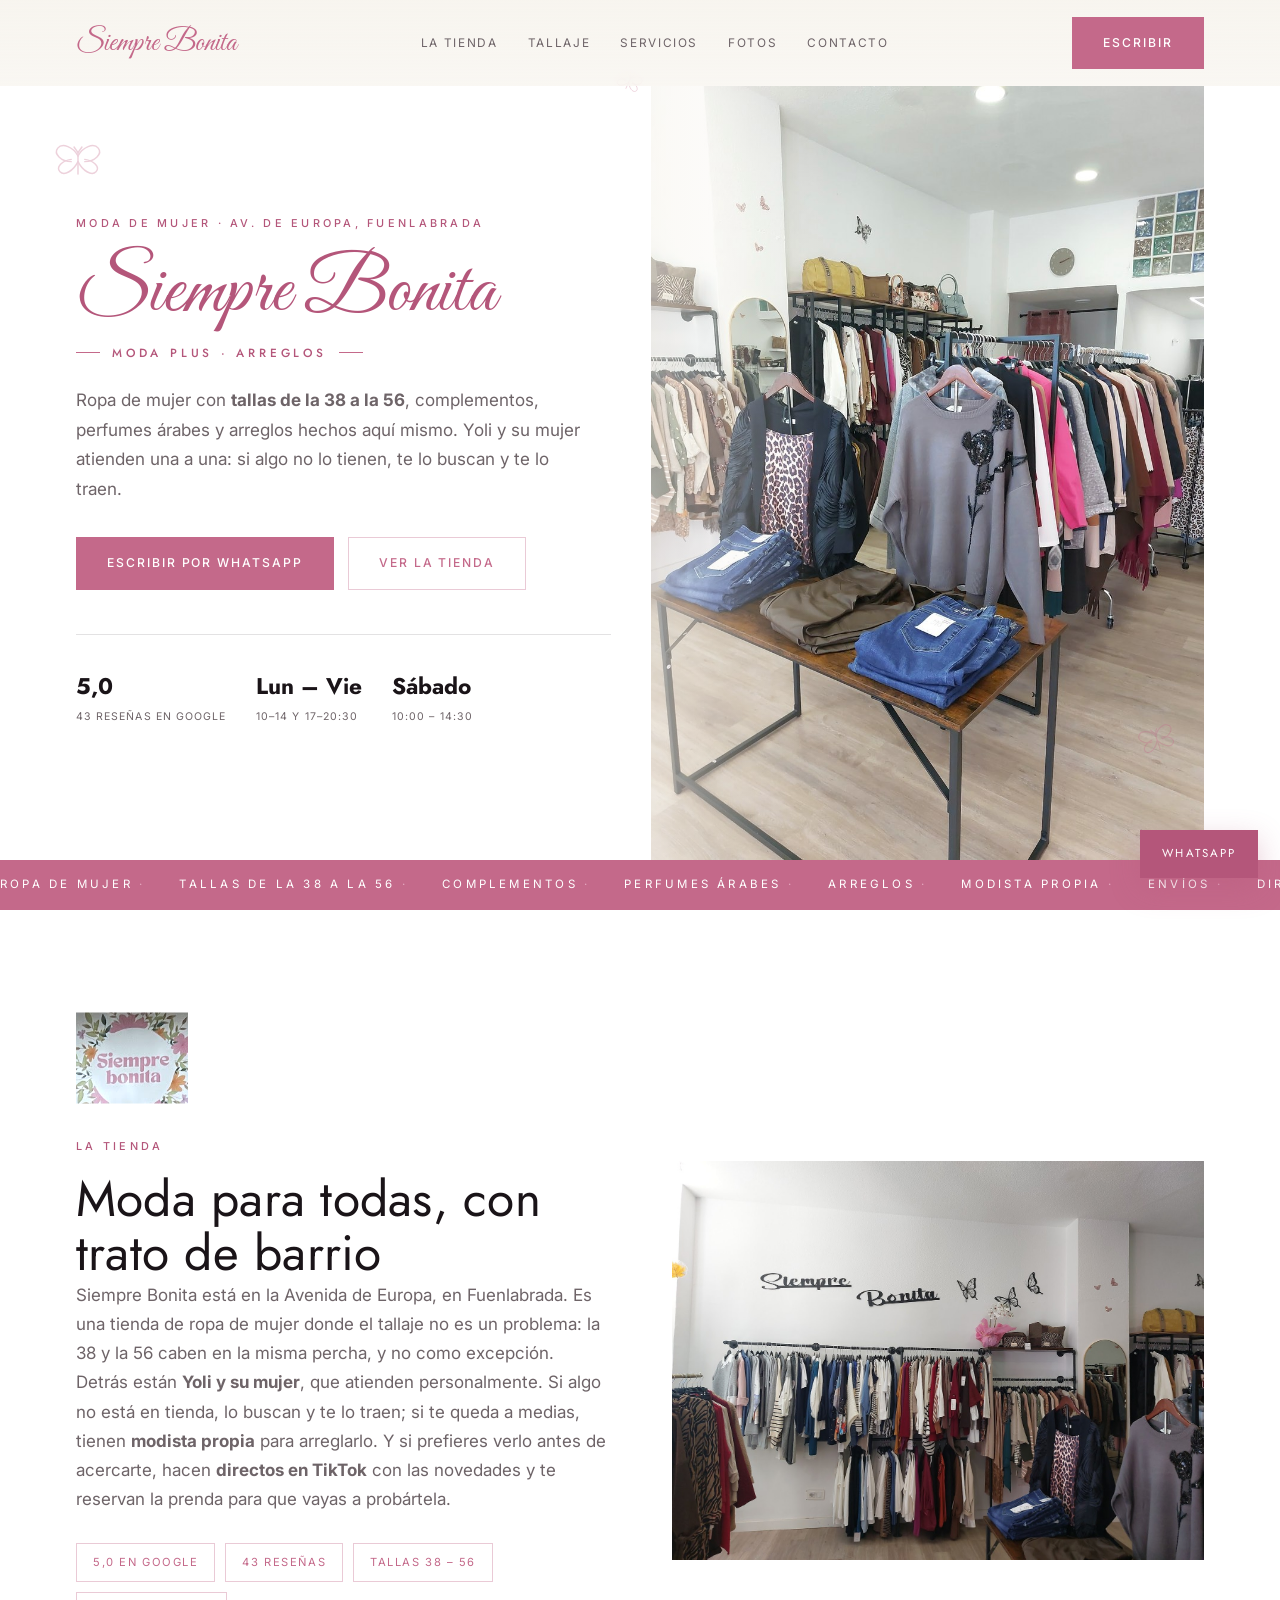
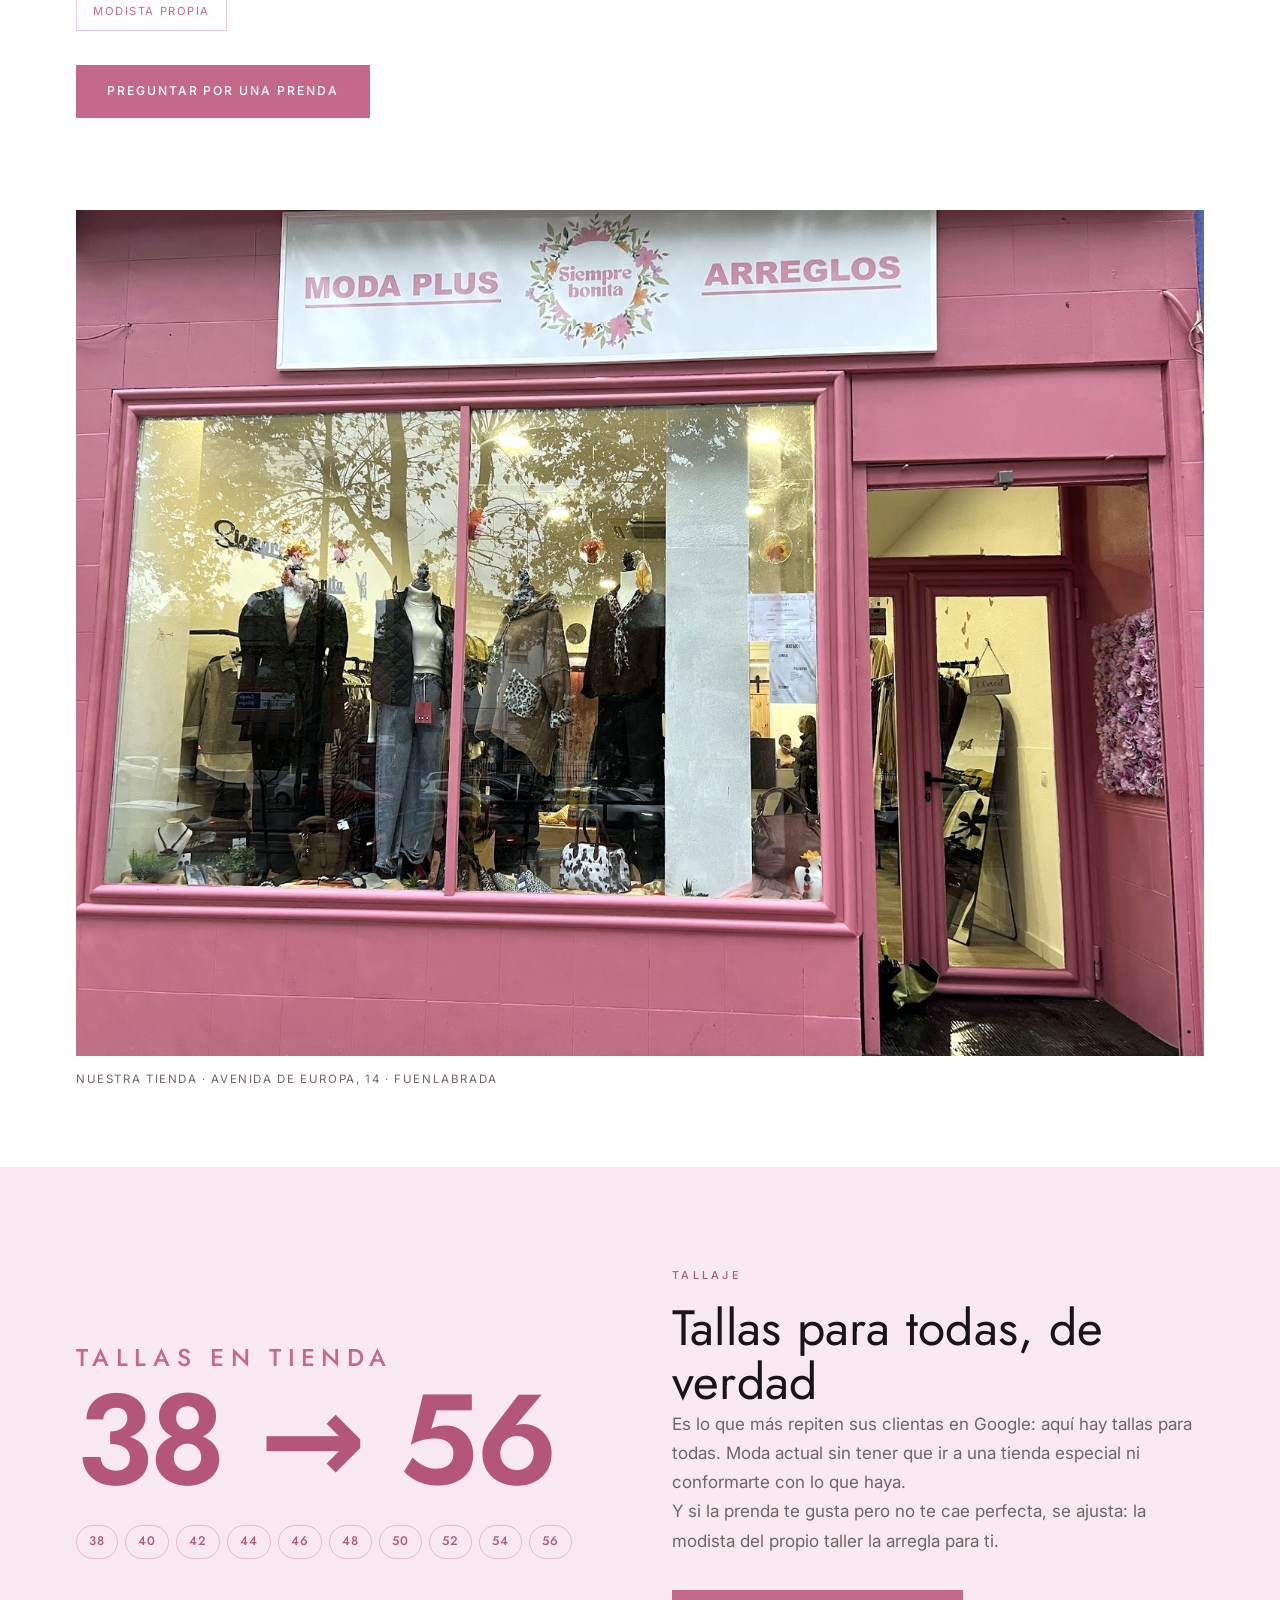
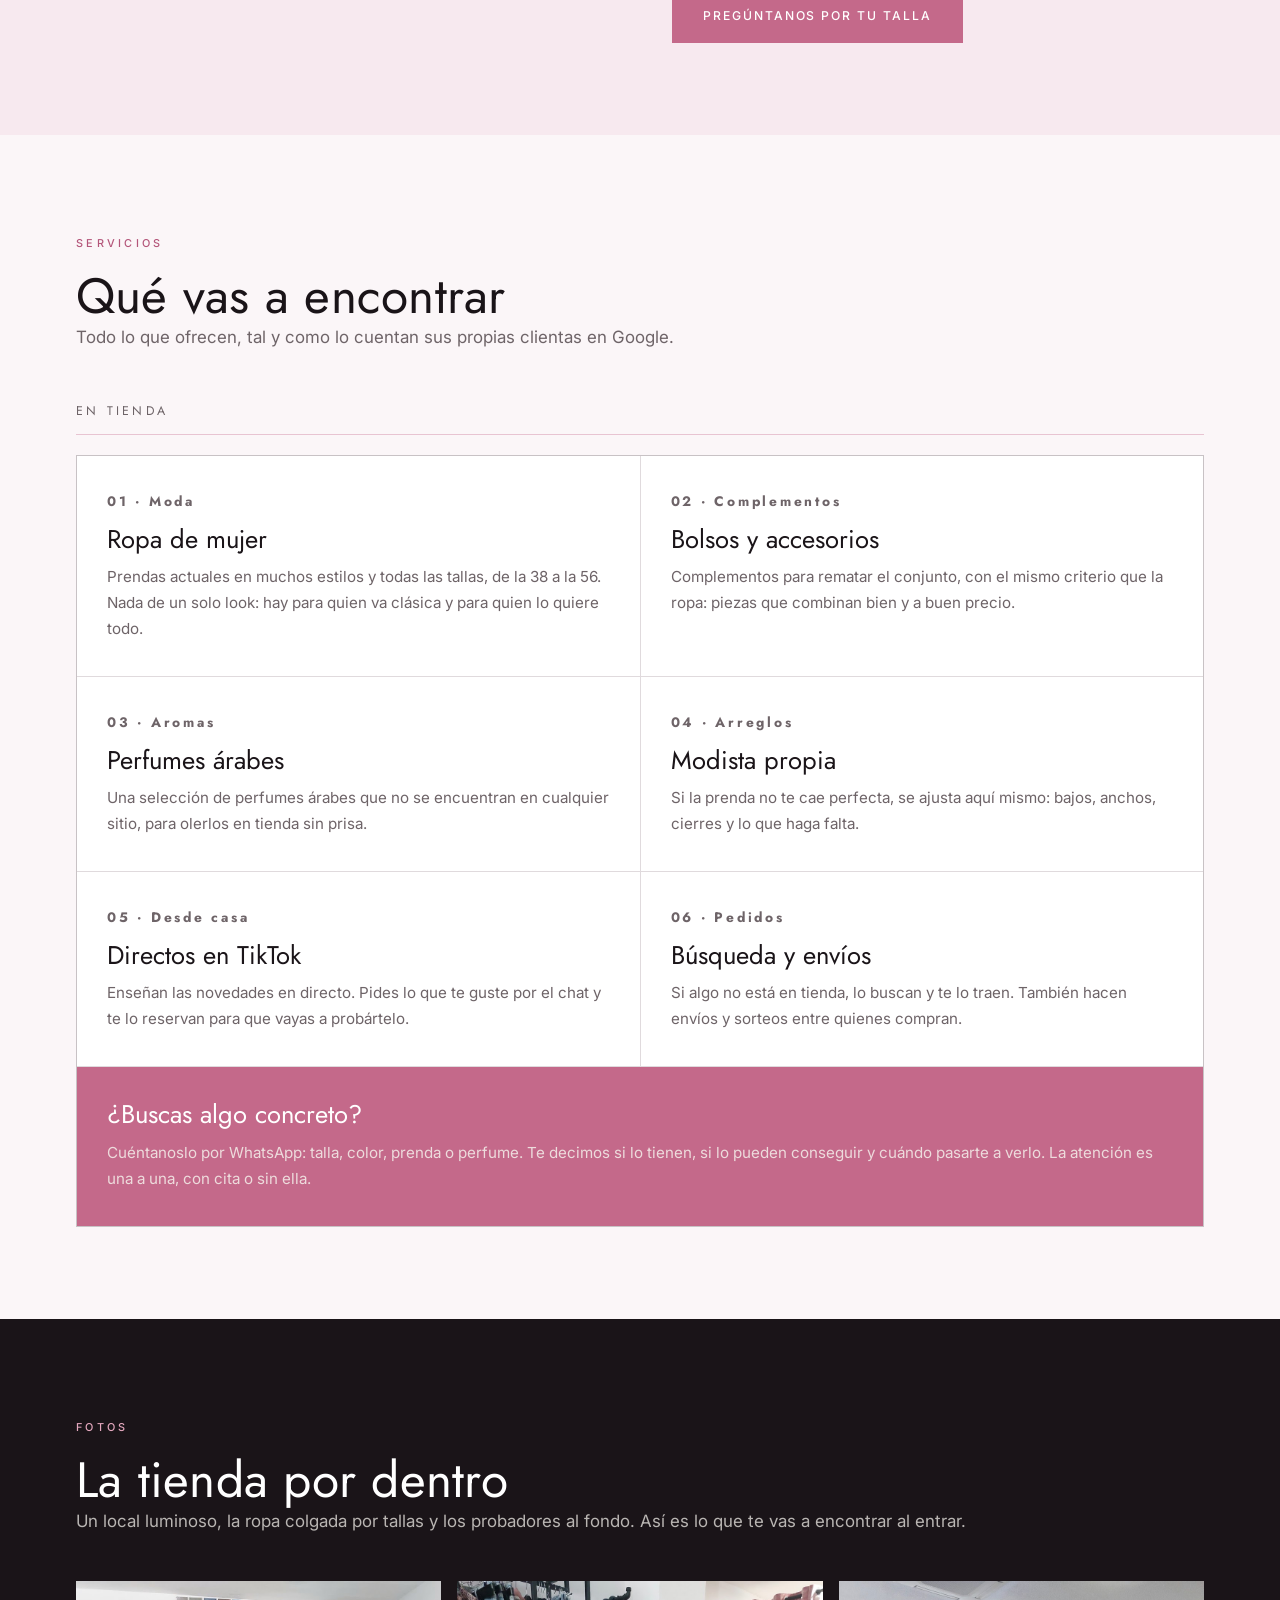
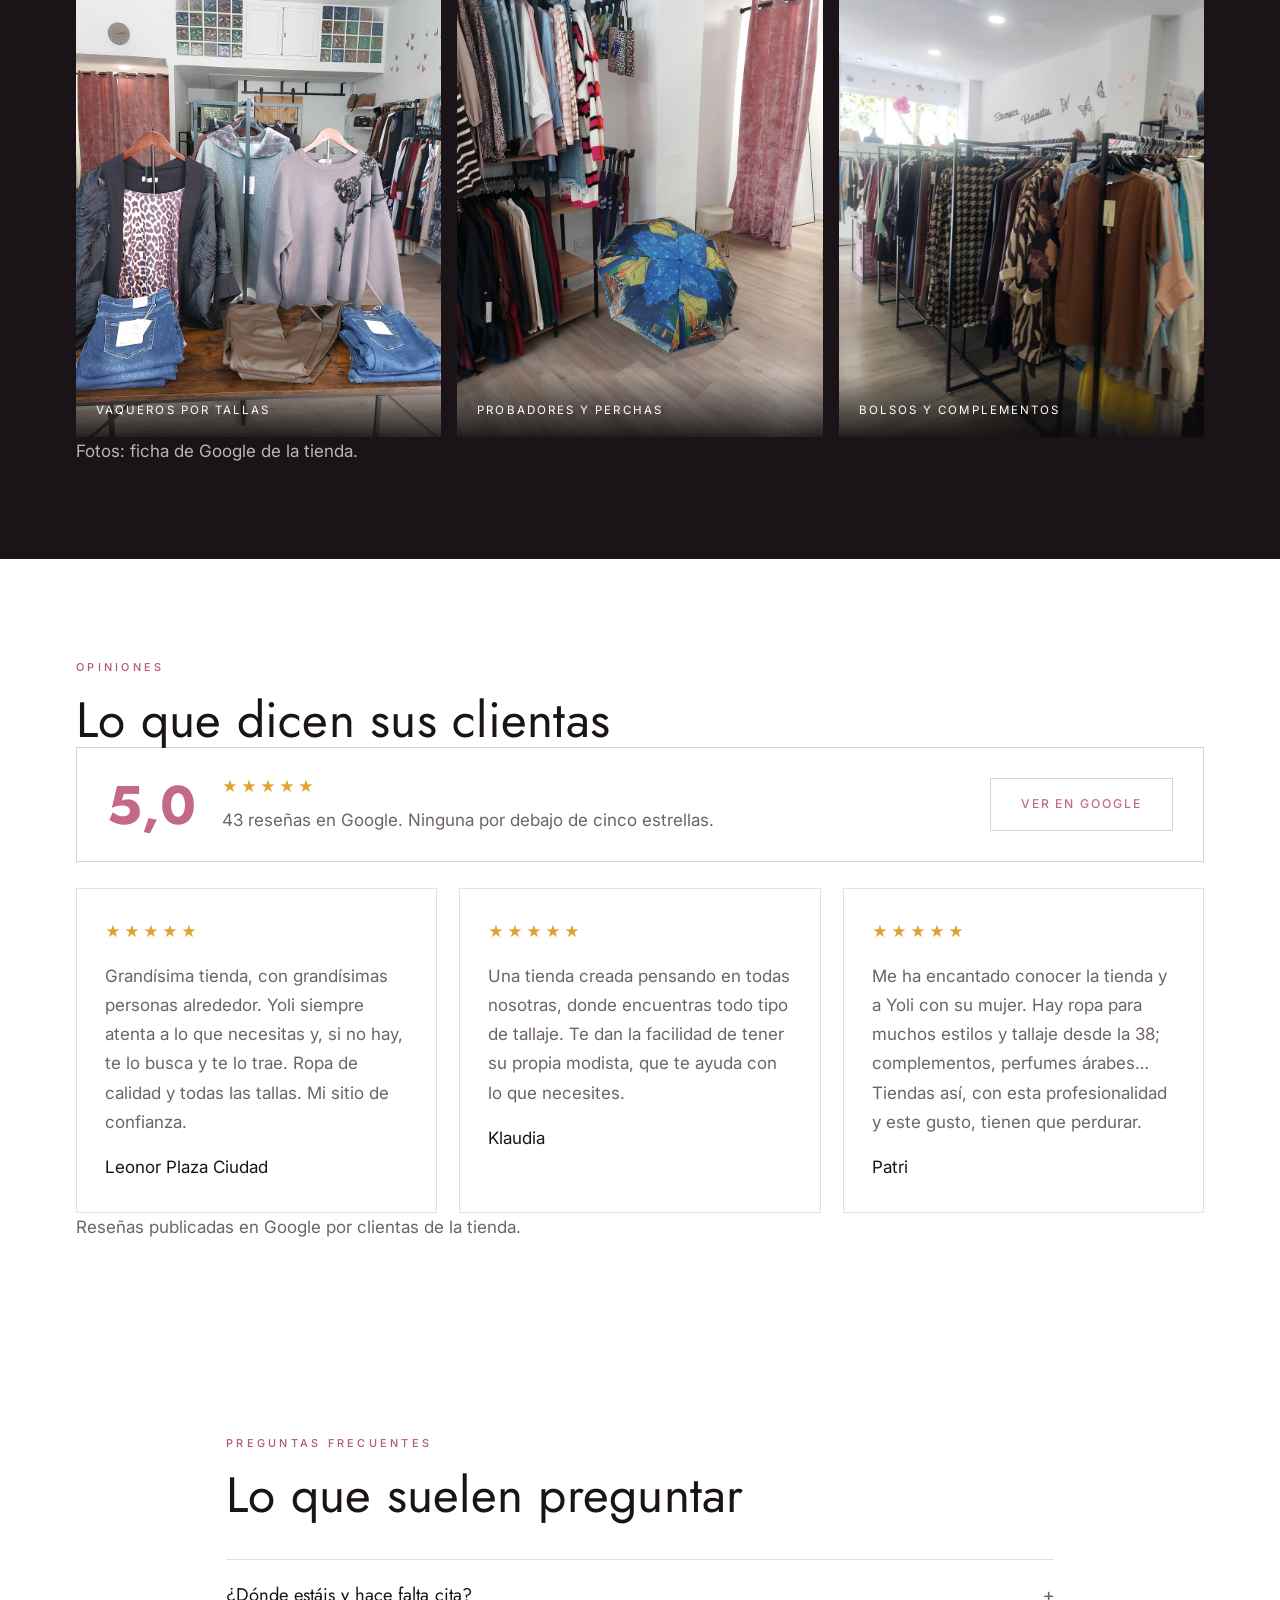
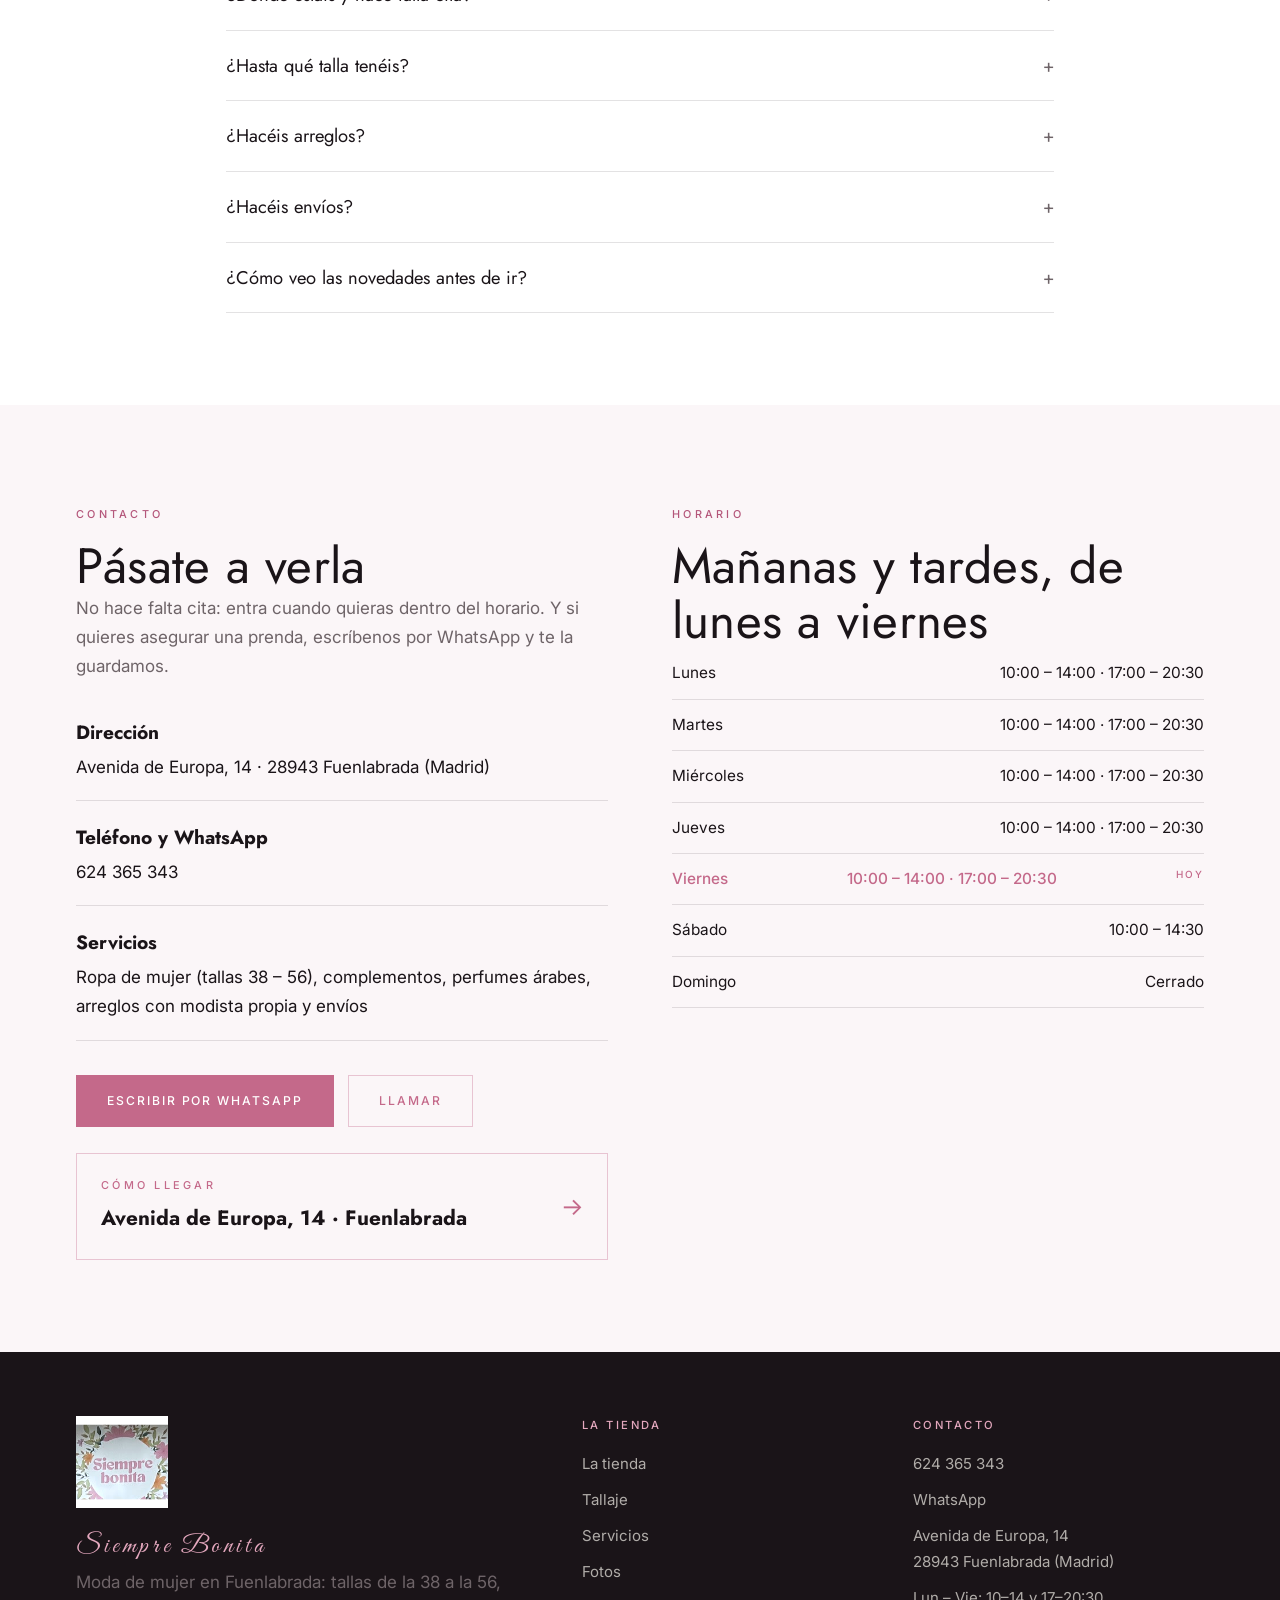
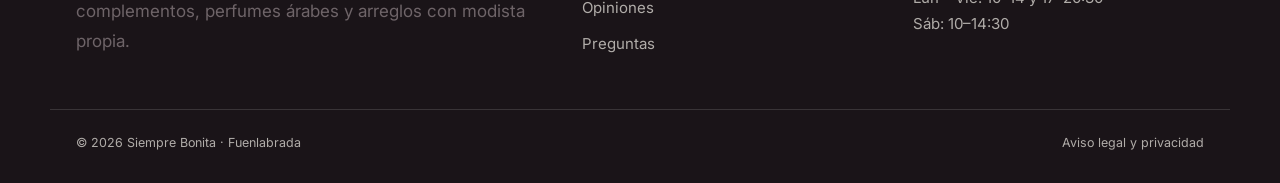
<file: index.html>
<!DOCTYPE html>
<html lang="es">
<head>
<meta charset="utf-8">
<meta name="viewport" content="width=device-width, initial-scale=1, maximum-scale=1, user-scalable=no">
<title>Siempre Bonita — Moda de mujer y arreglos en Fuenlabrada</title>
<meta name="description" content="Tienda de moda de mujer en Fuenlabrada con tallas de la 38 a la 56, complementos, perfumes árabes y arreglos con modista propia. 5,0 en Google con 43 reseñas. 624 365 343.">
<meta name="theme-color" content="#C4698A">
<meta property="og:type" content="website">
<meta property="og:title" content="Siempre Bonita — Moda de mujer en Fuenlabrada">
<meta property="og:description" content="Tallas de la 38 a la 56, complementos, perfumes árabes y arreglos con modista propia. 5,0 en Google.">
<meta property="og:image" content="https://neolabs-clientes.github.io/siempre-bonita/assets/img/og.jpg">
<meta property="og:locale" content="es_ES">
<meta property="og:url" content="https://neolabs-clientes.github.io/siempre-bonita/">
<meta property="og:site_name" content="Siempre Bonita">
<meta name="twitter:card" content="summary_large_image">
<link rel="canonical" href="https://neolabs-clientes.github.io/siempre-bonita/">
<link rel="icon" href="assets/img/icono.png">
<link rel="apple-touch-icon" href="assets/img/apple-touch-icon.png">
<link rel="preconnect" href="https://fonts.googleapis.com">
<link rel="preconnect" href="https://fonts.gstatic.com" crossorigin>
<link href="https://fonts.googleapis.com/css2?family=Jost:wght@400;500;600;700&family=Great+Vibes&family=Inter:wght@400;500;600&display=swap" rel="stylesheet">
<link rel="stylesheet" href="assets/estilo.css">
<script type="application/ld+json">
{
  "@context": "https://schema.org",
  "@type": "ClothingStore",
  "name": "Siempre Bonita",
  "description": "Tienda de moda de mujer en Fuenlabrada: tallas de la 38 a la 56, complementos, perfumes árabes y arreglos con modista propia.",
  "telephone": "+34624365343",
  "url": "https://neolabs-clientes.github.io/siempre-bonita/",
  "address": { "@type": "PostalAddress", "streetAddress": "Avenida de Europa, 14", "postalCode": "28943", "addressLocality": "Fuenlabrada", "addressRegion": "Madrid", "addressCountry": "ES" },
  "aggregateRating": { "@type": "AggregateRating", "ratingValue": "5.0", "reviewCount": "43" },
  "openingHoursSpecification": [
    { "@type": "OpeningHoursSpecification", "dayOfWeek": ["Monday","Tuesday","Wednesday","Thursday","Friday"], "opens": "10:00", "closes": "14:00" },
    { "@type": "OpeningHoursSpecification", "dayOfWeek": ["Monday","Tuesday","Wednesday","Thursday","Friday"], "opens": "17:00", "closes": "20:30" },
    { "@type": "OpeningHoursSpecification", "dayOfWeek": ["Saturday"], "opens": "10:00", "closes": "14:30" }
  ],
  "hasOfferCatalog": {
    "@type": "OfferCatalog",
    "name": "Qué encontrarás",
    "itemListElement": [
      { "@type": "Offer", "itemOffered": { "@type": "Service", "name": "Ropa de mujer" } },
      { "@type": "Offer", "itemOffered": { "@type": "Service", "name": "Complementos y bolsos" } },
      { "@type": "Offer", "itemOffered": { "@type": "Service", "name": "Perfumes árabes" } },
      { "@type": "Offer", "itemOffered": { "@type": "Service", "name": "Arreglos con modista propia" } },
      { "@type": "Offer", "itemOffered": { "@type": "Service", "name": "Envíos a domicilio" } }
    ]
  }
}
</script>
<style>
  .wa-flotante{ position:fixed; right:22px; bottom:22px; z-index:70; background:var(--verde2); color:#fff;
    padding:14px 22px; font-family:var(--disp); font-size:.72rem; letter-spacing:.18em; text-transform:uppercase;
    box-shadow:0 10px 30px rgba(180,86,122,.32); transition:.3s ease }
  .wa-flotante:hover{ background:var(--tinta) }
  @media (max-width:980px){ .wa-flotante{ right:12px; bottom:12px; padding:10px 14px; font-size:.64rem; letter-spacing:.12em } }
</style>
</head>
<body>

<header id="cab">
  <div class="wrap nav">
    <a class="marca" href="#inicio"><i>Siempre Bonita</i></a>
    <nav class="menu">
      <a href="#tienda">La tienda</a>
      <a href="#tallaje">Tallaje</a>
      <a href="#servicios">Servicios</a>
      <a href="#trabajos">Fotos</a>
      <a href="#contacto">Contacto</a>
    </nav>
    <a class="btn btn-rosa" href="https://wa.me/34624365343?text=Hola%2C%20quiero%20preguntar%20por%20una%20prenda" target="_blank" rel="noopener">Escribir</a>
    <button class="burger" id="abrir" aria-label="Abrir menú">&#9776;</button>
  </div>
</header>

<svg width="0" height="0" style="position:absolute" aria-hidden="true">
  <symbol id="mariposa" viewBox="0 0 48 40" fill="none" stroke="currentColor" stroke-width="1.3" stroke-linecap="round">
    <path d="M24 13v19"/>
    <path d="M24 13l-3.5-5M24 13l3.5-5"/>
    <path d="M24 16C20 8 10 4 6 9c-4 5 3 12 12 12"/>
    <path d="M24 21C20 29 12 34 8 30c-4-4 2-10 10-11"/>
    <path d="M24 16c4-8 14-12 18-7 4 5-3 12-12 12"/>
    <path d="M24 21c4 8 12 13 16 9 4-4-2-10-10-11"/>
  </symbol>
</svg>

<section class="hero" id="inicio">
  <div class="mariposas" aria-hidden="true">
    <svg style="left:4%;top:16%;width:54px;height:45px"><use href="#mariposa"/></svg>
    <svg style="left:48%;top:8%;width:30px;height:25px;transform:rotate(24deg)"><use href="#mariposa"/></svg>
    <svg style="right:8%;bottom:12%;width:42px;height:35px;transform:rotate(-18deg)"><use href="#mariposa"/></svg>
  </div>
  <div class="wrap hero-in">
    <div class="hero-txt">
      <span class="caps eyebrow">Moda de mujer · Av. de Europa, Fuenlabrada</span>
      <h1 class="logo-hero"><span class="script">Siempre Bonita</span></h1>
      <span class="kicker">Moda plus · Arreglos</span>
      <p class="lead">Ropa de mujer con <strong>tallas de la 38 a la 56</strong>, complementos, perfumes árabes y arreglos hechos aquí mismo. Yoli y su mujer atienden una a una: si algo no lo tienen, te lo buscan y te lo traen.</p>
      <div class="hero-btn">
        <a class="btn btn-rosa" href="https://wa.me/34624365343?text=Hola%2C%20quiero%20preguntar%20por%20una%20prenda" target="_blank" rel="noopener">Escribir por WhatsApp</a>
        <a class="btn btn-linea" href="#tienda">Ver la tienda</a>
      </div>
      <div class="datos">
        <div><b>5,0</b><span>43 reseñas en Google</span></div>
        <div><b>Lun – Vie</b><span>10–14 y 17–20:30</span></div>
        <div><b>Sábado</b><span>10:00 – 14:30</span></div>
      </div>
    </div>
    <div class="hero-foto">
      <img src="assets/img/hero.jpg" alt="Interior de Siempre Bonita, tienda de moda de mujer en Fuenlabrada" width="960" height="1200">
    </div>
  </div>
</section>

<div class="marquesina" aria-hidden="true">
  <div class="marquesina-in">
    <span>Ropa de mujer <i>·</i></span><span>Tallas de la 38 a la 56 <i>·</i></span><span>Complementos <i>·</i></span><span>Perfumes árabes <i>·</i></span><span>Arreglos <i>·</i></span><span>Modista propia <i>·</i></span><span>Envíos <i>·</i></span><span>Directos en TikTok <i>·</i></span><span>Sorteos <i>·</i></span>
    <span>Ropa de mujer <i>·</i></span><span>Tallas de la 38 a la 56 <i>·</i></span><span>Complementos <i>·</i></span><span>Perfumes árabes <i>·</i></span><span>Arreglos <i>·</i></span><span>Modista propia <i>·</i></span><span>Envíos <i>·</i></span><span>Directos en TikTok <i>·</i></span><span>Sorteos <i>·</i></span>
  </div>
</div>

<section class="pad" id="tienda">
  <div class="wrap dos rv">
    <div>
      <img class="emblema" src="assets/img/emblema.png" alt="Emblema floral de Siempre Bonita" width="160" height="160">
      <span class="caps eyebrow">La tienda</span>
      <h2>Moda para todas, con trato de barrio</h2>
      <p>Siempre Bonita está en la Avenida de Europa, en Fuenlabrada. Es una tienda de ropa de mujer donde el tallaje no es un problema: la 38 y la 56 caben en la misma percha, y no como excepción.</p>
      <p>Detrás están <strong>Yoli y su mujer</strong>, que atienden personalmente. Si algo no está en tienda, lo buscan y te lo traen; si te queda a medias, tienen <strong>modista propia</strong> para arreglarlo. Y si prefieres verlo antes de acercarte, hacen <strong>directos en TikTok</strong> con las novedades y te reservan la prenda para que vayas a probártela.</p>
      <div class="sellos">
        <span class="sello">5,0 en Google</span>
        <span class="sello">43 reseñas</span>
        <span class="sello">Tallas 38 – 56</span>
        <span class="sello">Modista propia</span>
      </div>
      <div class="hero-btn">
        <a class="btn btn-rosa" href="https://wa.me/34624365343?text=Hola%2C%20quiero%20preguntar%20por%20una%20prenda" target="_blank" rel="noopener">Preguntar por una prenda</a>
      </div>
    </div>
    <div>
      <img src="assets/img/tienda.jpg" alt="Interior de la tienda, con la ropa colgada y el rótulo Siempre Bonita en la pared" width="1500" height="1125">
    </div>
  </div>
</section>

<section class="fachada">
  <div class="wrap">
    <figure>
      <img src="assets/img/fachada.jpg" alt="Fachada de Siempre Bonita en la Avenida de Europa, Fuenlabrada" width="1500" height="1125">
      <figcaption>Nuestra tienda · Avenida de Europa, 14 · Fuenlabrada</figcaption>
    </figure>
  </div>
</section>

<section class="pad tallas" id="tallaje">
  <div class="wrap dos rv">
    <div>
      <p class="talla-cifra"><small>Tallas en tienda</small>38 <span>&#8594;</span> 56</p>
      <div class="talla-cinta">
        <b>38</b><b>40</b><b>42</b><b>44</b><b>46</b><b>48</b><b>50</b><b>52</b><b>54</b><b>56</b>
      </div>
    </div>
    <div>
      <span class="caps eyebrow">Tallaje</span>
      <h2>Tallas para todas, de verdad</h2>
      <p>Es lo que más repiten sus clientas en Google: aquí hay tallas para todas. Moda actual sin tener que ir a una tienda especial ni conformarte con lo que haya.</p>
      <p>Y si la prenda te gusta pero no te cae perfecta, se ajusta: la modista del propio taller la arregla para ti.</p>
      <div class="hero-btn">
        <a class="btn btn-rosa" href="https://wa.me/34624365343?text=Hola%2C%20querr%C3%ADa%20saber%20si%20ten%C3%A9is%20mi%20talla" target="_blank" rel="noopener">Pregúntanos por tu talla</a>
      </div>
    </div>
  </div>
</section>

<section class="pad" id="servicios">
  <div class="wrap">
    <span class="caps eyebrow">Servicios</span>
    <h2>Qué vas a encontrar</h2>
    <p class="lead">Todo lo que ofrecen, tal y como lo cuentan sus propias clientas en Google.</p>
    <p class="grupo">En tienda</p>
    <div class="serv-grid rv">
      <div class="serv">
        <b>01 · Moda</b>
        <h3>Ropa de mujer</h3>
        <p>Prendas actuales en muchos estilos y todas las tallas, de la 38 a la 56. Nada de un solo look: hay para quien va clásica y para quien lo quiere todo.</p>
      </div>
      <div class="serv">
        <b>02 · Complementos</b>
        <h3>Bolsos y accesorios</h3>
        <p>Complementos para rematar el conjunto, con el mismo criterio que la ropa: piezas que combinan bien y a buen precio.</p>
      </div>
      <div class="serv">
        <b>03 · Aromas</b>
        <h3>Perfumes árabes</h3>
        <p>Una selección de perfumes árabes que no se encuentran en cualquier sitio, para olerlos en tienda sin prisa.</p>
      </div>
      <div class="serv">
        <b>04 · Arreglos</b>
        <h3>Modista propia</h3>
        <p>Si la prenda no te cae perfecta, se ajusta aquí mismo: bajos, anchos, cierres y lo que haga falta.</p>
      </div>
      <div class="serv">
        <b>05 · Desde casa</b>
        <h3>Directos en TikTok</h3>
        <p>Enseñan las novedades en directo. Pides lo que te guste por el chat y te lo reservan para que vayas a probártelo.</p>
      </div>
      <div class="serv">
        <b>06 · Pedidos</b>
        <h3>Búsqueda y envíos</h3>
        <p>Si algo no está en tienda, lo buscan y te lo traen. También hacen envíos y sorteos entre quienes compran.</p>
      </div>
      <div class="serv nota">
        <h3>¿Buscas algo concreto?</h3>
        <p>Cuéntanoslo por WhatsApp: talla, color, prenda o perfume. Te decimos si lo tienen, si lo pueden conseguir y cuándo pasarte a verlo. La atención es una a una, con cita o sin ella.</p>
      </div>
    </div>
  </div>
</section>

<section class="pad" id="trabajos">
  <div class="wrap">
    <span class="caps eyebrow">Fotos</span>
    <h2>La tienda por dentro</h2>
    <p class="lead">Un local luminoso, la ropa colgada por tallas y los probadores al fondo. Así es lo que te vas a encontrar al entrar.</p>
    <div class="galeria rv">
      <figure>
        <img src="assets/img/trabajo1.jpg" alt="Mesa con vaqueros doblados por tallas en Siempre Bonita" width="960" height="1200">
        <figcaption>Vaqueros por tallas</figcaption>
      </figure>
      <figure>
        <img src="assets/img/trabajo2.jpg" alt="Perchas con prendas y probadores del interior de la tienda" width="1000" height="1250">
        <figcaption>Probadores y perchas</figcaption>
      </figure>
      <figure>
        <img src="assets/img/trabajo3.jpg" alt="Estanterías con bolsos y complementos en la tienda" width="1000" height="1250">
        <figcaption>Bolsos y complementos</figcaption>
      </figure>
    </div>
    <p class="pie-fotos">Fotos: ficha de Google de la tienda.</p>
  </div>
</section>

<section class="pad" id="resenas">
  <div class="wrap">
    <span class="caps eyebrow">Opiniones</span>
    <h2>Lo que dicen sus clientas</h2>
    <div class="nota-global rv">
      <b>5,0</b>
      <div>
        <div class="estrellas">★★★★★</div>
        <p style="margin:6px 0 0">43 reseñas en Google. Ninguna por debajo de cinco estrellas.</p>
      </div>
      <a class="btn btn-linea" href="https://www.google.com/maps/search/?api=1&amp;query=Siempre+Bonita+Fuenlabrada" target="_blank" rel="noopener" style="margin-left:auto">Ver en Google</a>
    </div>
    <div class="resenas-grid rv">
      <figure class="resena">
        <div class="estrellas">★★★★★</div>
        <p>Grandísima tienda, con grandísimas personas alrededor. Yoli siempre atenta a lo que necesitas y, si no hay, te lo busca y te lo trae. Ropa de calidad y todas las tallas. Mi sitio de confianza.</p>
        <figcaption>Leonor Plaza Ciudad</figcaption>
      </figure>
      <figure class="resena">
        <div class="estrellas">★★★★★</div>
        <p>Una tienda creada pensando en todas nosotras, donde encuentras todo tipo de tallaje. Te dan la facilidad de tener su propia modista, que te ayuda con lo que necesites.</p>
        <figcaption>Klaudia</figcaption>
      </figure>
      <figure class="resena">
        <div class="estrellas">★★★★★</div>
        <p>Me ha encantado conocer la tienda y a Yoli con su mujer. Hay ropa para muchos estilos y tallaje desde la 38; complementos, perfumes árabes… Tiendas así, con esta profesionalidad y este gusto, tienen que perdurar.</p>
        <figcaption>Patri</figcaption>
      </figure>
    </div>
    <p class="pie-fotos">Reseñas publicadas en Google por clientas de la tienda.</p>
  </div>
</section>

<section class="pad" id="faq">
  <div class="wrap" style="max-width:880px">
    <span class="caps eyebrow">Preguntas frecuentes</span>
    <h2>Lo que suelen preguntar</h2>
    <div class="faq rv">
      <details>
        <summary>¿Dónde estáis y hace falta cita?</summary>
        <p>En la Avenida de Europa, 14, en Fuenlabrada: el escaparate rosa se ve desde la calle. No hace falta cita, puedes entrar dentro del horario. Si quieres que te guardemos una prenda, escríbenos antes por WhatsApp.</p>
      </details>
      <details>
        <summary>¿Hasta qué talla tenéis?</summary>
        <p>Desde la 38 hasta la 56. Y si en una prenda concreta no está tu talla, se busca y te la consiguen.</p>
      </details>
      <details>
        <summary>¿Hacéis arreglos?</summary>
        <p>Sí. La tienda tiene modista propia: si la prenda no te cae perfecta, se ajusta aquí mismo.</p>
      </details>
      <details>
        <summary>¿Hacéis envíos?</summary>
        <p>Sí, hacen envíos. Cuéntanos qué necesitas por WhatsApp y te decimos cómo.</p>
      </details>
      <details>
        <summary>¿Cómo veo las novedades antes de ir?</summary>
        <p>En los directos de TikTok, donde van enseñando lo que llega. Lo que te guste se reserva para que vayas a probártelo a la tienda.</p>
      </details>
    </div>
  </div>
</section>

<section class="pad" id="contacto">
  <div class="wrap contacto-grid">
    <div class="rv">
      <span class="caps eyebrow">Contacto</span>
      <h2>Pásate a verla</h2>
      <p>No hace falta cita: entra cuando quieras dentro del horario. Y si quieres asegurar una prenda, escríbenos por WhatsApp y te la guardamos.</p>
      <ul class="lista-datos">
        <li>
          <b>Dirección</b>
          <a href="https://www.google.com/maps/search/?api=1&amp;query=Siempre+Bonita+Fuenlabrada" target="_blank" rel="noopener">Avenida de Europa, 14 · 28943 Fuenlabrada (Madrid)</a>
        </li>
        <li>
          <b>Teléfono y WhatsApp</b>
          <a href="tel:+34624365343">624 365 343</a>
        </li>
        <li>
          <b>Servicios</b>
          <span>Ropa de mujer (tallas 38 – 56), complementos, perfumes árabes, arreglos con modista propia y envíos</span>
        </li>
      </ul>
      <div class="hero-btn">
        <a class="btn btn-rosa" href="https://wa.me/34624365343?text=Hola%2C%20quiero%20preguntar%20por%20una%20prenda" target="_blank" rel="noopener">Escribir por WhatsApp</a>
        <a class="btn btn-linea" href="tel:+34624365343">Llamar</a>
      </div>
      <a class="ir-mapa" href="https://www.google.com/maps/search/?api=1&amp;query=Siempre+Bonita+Fuenlabrada" target="_blank" rel="noopener">
        <span class="caps">Cómo llegar</span>
        <b>Avenida de Europa, 14 · Fuenlabrada</b>
        <i>&#8594;</i>
      </a>
    </div>
    <div class="rv">
      <span class="caps eyebrow">Horario</span>
      <h2>Mañanas y tardes, de lunes a viernes</h2>
      <div class="horario" id="horario">
        <div class="fila" data-dia="1"><span>Lunes</span><span>10:00 – 14:00 · 17:00 – 20:30</span></div>
        <div class="fila" data-dia="2"><span>Martes</span><span>10:00 – 14:00 · 17:00 – 20:30</span></div>
        <div class="fila" data-dia="3"><span>Miércoles</span><span>10:00 – 14:00 · 17:00 – 20:30</span></div>
        <div class="fila" data-dia="4"><span>Jueves</span><span>10:00 – 14:00 · 17:00 – 20:30</span></div>
        <div class="fila" data-dia="5"><span>Viernes</span><span>10:00 – 14:00 · 17:00 – 20:30</span></div>
        <div class="fila" data-dia="6"><span>Sábado</span><span>10:00 – 14:30</span></div>
        <div class="fila" data-dia="0"><span>Domingo</span><span>Cerrado</span></div>
      </div>
    </div>
  </div>
</section>

<footer class="pie">
  <div class="wrap pie-in">
    <div>
      <img class="emblema" style="width:92px" src="assets/img/emblema.png" alt="Emblema de Siempre Bonita" width="160" height="160">
      <b><span class="script">Siempre Bonita</span></b>
      <p>Moda de mujer en Fuenlabrada: tallas de la 38 a la 56, complementos, perfumes árabes y arreglos con modista propia.</p>
    </div>
    <div>
      <h4>La tienda</h4>
      <ul>
        <li><a href="#tienda">La tienda</a></li>
        <li><a href="#tallaje">Tallaje</a></li>
        <li><a href="#servicios">Servicios</a></li>
        <li><a href="#trabajos">Fotos</a></li>
        <li><a href="#resenas">Opiniones</a></li>
        <li><a href="#faq">Preguntas</a></li>
      </ul>
    </div>
    <div>
      <h4>Contacto</h4>
      <ul>
        <li><a href="tel:+34624365343">624 365 343</a></li>
        <li><a href="https://wa.me/34624365343?text=Hola%2C%20quiero%20preguntar%20por%20una%20prenda" target="_blank" rel="noopener">WhatsApp</a></li>
        <li>Avenida de Europa, 14<br>28943 Fuenlabrada (Madrid)</li>
        <li>Lun – Vie: 10–14 y 17–20:30<br>Sáb: 10–14:30</li>
      </ul>
    </div>
  </div>
  <div class="wrap pie-abajo">
    <span>&copy; <span id="ano">2026</span> Siempre Bonita · Fuenlabrada</span>
    <span><a href="legal.html">Aviso legal y privacidad</a></span>
  </div>
</footer>

<div id="menu-movil">
  <button class="cerrar" id="cerrar" aria-label="Cerrar menú">&times;</button>
  <a href="#tienda">La tienda</a>
  <a href="#tallaje">Tallaje</a>
  <a href="#servicios">Servicios</a>
  <a href="#trabajos">Fotos</a>
  <a href="#resenas">Opiniones</a>
  <a href="#faq">Preguntas</a>
  <a href="#contacto">Contacto</a>
  <a class="btn btn-rosa" href="https://wa.me/34624365343?text=Hola%2C%20quiero%20preguntar%20por%20una%20prenda" target="_blank" rel="noopener">Escribir por WhatsApp</a>
</div>

<a class="wa-flotante" href="https://wa.me/34624365343?text=Hola%2C%20quiero%20preguntar%20por%20una%20prenda" target="_blank" rel="noopener">WhatsApp</a>

<script>
  const cab = document.getElementById('cab');
  const pintar = () => cab.classList.toggle('fijo', window.scrollY > 30);
  pintar(); addEventListener('scroll', pintar, {passive:true});

  const menu = document.getElementById('menu-movil');
  document.getElementById('abrir').onclick = () => menu.classList.add('abierto');
  document.getElementById('cerrar').onclick = () => menu.classList.remove('abierto');
  menu.querySelectorAll('a').forEach(a => a.onclick = () => menu.classList.remove('abierto'));

  const ver = new IntersectionObserver((entradas) => {
    entradas.forEach(e => { if (e.isIntersecting) { e.target.classList.add('visto'); ver.unobserve(e.target); } });
  }, {threshold:.12});
  document.querySelectorAll('.rv').forEach(el => ver.observe(el));

  const hoy = document.querySelector('#horario .fila[data-dia="' + new Date().getDay() + '"]');
  if (hoy) hoy.classList.add('hoy');
  document.getElementById('ano').textContent = new Date().getFullYear();
</script>

</body>
</html>
</file>
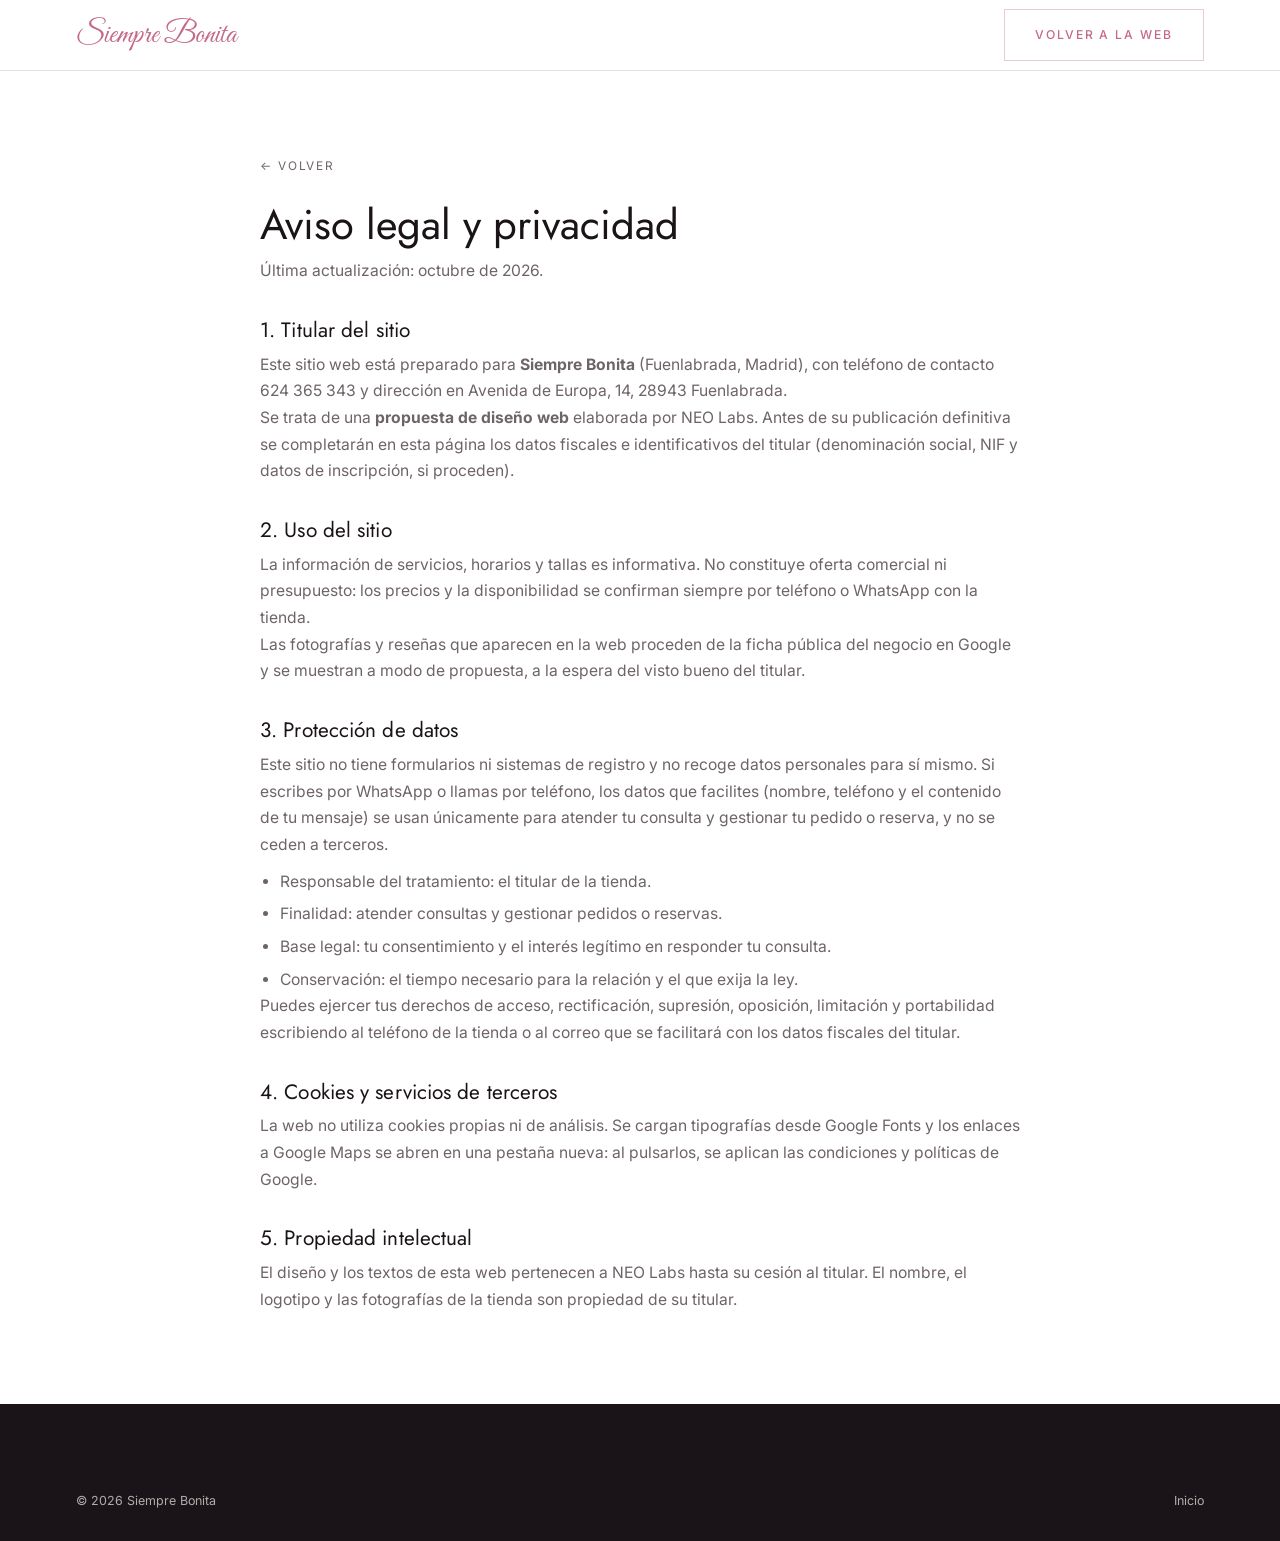
<file: legal.html>
<!DOCTYPE html>
<html lang="es">
<head>
<meta charset="utf-8">
<meta name="viewport" content="width=device-width, initial-scale=1, maximum-scale=1, user-scalable=no">
<title>Aviso legal y privacidad — Siempre Bonita</title>
<meta name="robots" content="noindex, follow">
<link rel="preconnect" href="https://fonts.googleapis.com">
<link rel="preconnect" href="https://fonts.gstatic.com" crossorigin>
<link href="https://fonts.googleapis.com/css2?family=Jost:wght@400;500;600&family=Great+Vibes&family=Inter:wght@400;500&display=swap" rel="stylesheet">
<link rel="icon" href="assets/img/icono.png">
<link rel="stylesheet" href="assets/estilo.css">
<style>
  .legal{ max-width:760px; margin:0 auto; padding:150px 0 90px }
  .legal h1{ font-size:clamp(1.9rem,3.4vw,2.6rem); margin-bottom:10px }
  .legal h2{ font-size:1.3rem; margin:34px 0 10px }
  .legal p, .legal li{ font-size:.98rem; line-height:1.7; color:var(--gris) }
  .legal ul{ padding-left:20px; display:grid; gap:6px; margin-top:10px }
  .legal .volver{ display:inline-block; margin-bottom:26px; font-size:.74rem; letter-spacing:.16em; text-transform:uppercase; color:var(--gris) }
</style>
</head>
<body>
<header id="cab" class="fijo">
  <div class="wrap nav">
    <a class="marca" href="index.html"><i>Siempre Bonita</i></a>
    <a class="btn btn-linea" href="index.html">Volver a la web</a>
  </div>
</header>

<main class="wrap legal">
  <a class="volver" href="index.html">&#8592; Volver</a>
  <h1>Aviso legal y privacidad</h1>
  <p>Última actualización: octubre de 2026.</p>

  <h2>1. Titular del sitio</h2>
  <p>Este sitio web está preparado para <strong>Siempre Bonita</strong> (Fuenlabrada, Madrid), con teléfono de contacto 624 365 343 y dirección en Avenida de Europa, 14, 28943 Fuenlabrada.</p>
  <p>Se trata de una <strong>propuesta de diseño web</strong> elaborada por NEO Labs. Antes de su publicación definitiva se completarán en esta página los datos fiscales e identificativos del titular (denominación social, NIF y datos de inscripción, si proceden).</p>

  <h2>2. Uso del sitio</h2>
  <p>La información de servicios, horarios y tallas es informativa. No constituye oferta comercial ni presupuesto: los precios y la disponibilidad se confirman siempre por teléfono o WhatsApp con la tienda.</p>
  <p>Las fotografías y reseñas que aparecen en la web proceden de la ficha pública del negocio en Google y se muestran a modo de propuesta, a la espera del visto bueno del titular.</p>

  <h2>3. Protección de datos</h2>
  <p>Este sitio no tiene formularios ni sistemas de registro y no recoge datos personales para sí mismo. Si escribes por WhatsApp o llamas por teléfono, los datos que facilites (nombre, teléfono y el contenido de tu mensaje) se usan únicamente para atender tu consulta y gestionar tu pedido o reserva, y no se ceden a terceros.</p>
  <ul>
    <li>Responsable del tratamiento: el titular de la tienda.</li>
    <li>Finalidad: atender consultas y gestionar pedidos o reservas.</li>
    <li>Base legal: tu consentimiento y el interés legítimo en responder tu consulta.</li>
    <li>Conservación: el tiempo necesario para la relación y el que exija la ley.</li>
  </ul>
  <p>Puedes ejercer tus derechos de acceso, rectificación, supresión, oposición, limitación y portabilidad escribiendo al teléfono de la tienda o al correo que se facilitará con los datos fiscales del titular.</p>

  <h2>4. Cookies y servicios de terceros</h2>
  <p>La web no utiliza cookies propias ni de análisis. Se cargan tipografías desde Google Fonts y los enlaces a Google Maps se abren en una pestaña nueva: al pulsarlos, se aplican las condiciones y políticas de Google.</p>

  <h2>5. Propiedad intelectual</h2>
  <p>El diseño y los textos de esta web pertenecen a NEO Labs hasta su cesión al titular. El nombre, el logotipo y las fotografías de la tienda son propiedad de su titular.</p>
</main>

<footer class="pie">
  <div class="wrap pie-abajo" style="border-top:0; margin-top:0">
    <span>&copy; <span id="ano">2026</span> Siempre Bonita</span>
    <span><a href="index.html">Inicio</a></span>
  </div>
</footer>
<script>document.getElementById('ano').textContent = new Date().getFullYear();</script>
</body>
</html>
</file>
<file: assets/estilo.css>
/* Siempre Bonita — base, tipografía, cabecera */
*, *::before, *::after { box-sizing: border-box; margin: 0; padding: 0 }

:root{
  --tinta:#1A1418;
  --crema:#FFFFFF;
  --crema2:#FBF6F8;
  --verde:#C4698A;
  --verde2:#B4567A;
  --lima:#E4A8BE;
  --rosa:#F7E9EF;
  --rosa2:#C4698A;
  --oro:#E0A32E;
  --gris:#6E6468;
  --linea:rgba(26,20,24,.12);
  --linea-v:rgba(196,105,138,.35);
  --disp:'Jost', 'Futura', system-ui, sans-serif;
  --script:'Great Vibes', cursive;
  --body:'Inter', system-ui, -apple-system, sans-serif;
}
html{ scroll-behavior:smooth }
body{
  font-family:var(--body); color:var(--tinta); background:var(--crema);
  font-size:17px; line-height:1.72; -webkit-font-smoothing:antialiased; overflow-x:hidden;
}
img{ max-width:100%; height:auto; display:block }
a{ color:inherit; text-decoration:none }
.wrap{ width:100%; max-width:1180px; margin:0 auto; padding:0 26px }
.pad{ padding:clamp(62px,7.2vw,102px) 0 }

h1,h2,h3{ font-family:var(--disp); font-weight:400; line-height:1.1 }
h2{ font-size:clamp(2rem,4vw,3.1rem); letter-spacing:.005em }
h3{ font-size:clamp(1.25rem,2vw,1.6rem) }
p{ color:var(--gris) }
.lead{ font-size:1.06rem }

.caps{ font-size:.68rem; letter-spacing:.3em; text-transform:uppercase; font-weight:500 }
.eyebrow{ display:inline-block; color:var(--verde2); margin-bottom:16px }
.script{ font-family:var(--script); font-weight:400; color:var(--rosa2) }
.oro{ color:var(--oro) }

/* ---------- botones ---------- */
.btn{
  display:inline-flex; align-items:center; gap:10px; padding:15px 30px;
  font-size:.76rem; letter-spacing:.16em; text-transform:uppercase; font-weight:500;
  border:1px solid transparent; transition:.3s ease; cursor:pointer;
}
.btn-rosa{ background:var(--rosa2); color:#fff }
.btn-rosa:hover{ background:var(--verde2) }
.btn-linea{ border-color:var(--linea-v); color:var(--verde) }
.btn-linea:hover{ background:var(--verde); color:#fff; border-color:var(--verde) }
.btn-blanco{ background:var(--crema); color:var(--tinta) }
.btn-blanco:hover{ background:var(--rosa) }

/* ---------- cabecera ---------- */
#cab{
  position:fixed; top:0; left:0; right:0; z-index:60; transition:.35s ease;
  background:linear-gradient(180deg, rgba(247,244,238,.94), rgba(247,244,238,.72));
  backdrop-filter:blur(8px);
}
#cab.fijo{ background:var(--crema); box-shadow:0 1px 0 var(--linea) }
.nav{ display:flex; align-items:center; justify-content:space-between; height:86px }
#cab.fijo .nav{ height:70px }
.marca{ display:flex; align-items:baseline; gap:12px }
.marca b{ font-family:var(--disp); font-size:1.5rem; letter-spacing:.16em; text-transform:uppercase }
.marca i{ font-family:var(--script); font-style:normal; font-size:1.5rem; color:var(--rosa2) }
.menu{ display:flex; gap:30px }
.menu a{ font-size:.74rem; letter-spacing:.14em; text-transform:uppercase; color:var(--gris); transition:.25s }
.menu a:hover{ color:var(--verde) }
.burger{ display:none; background:none; border:0; font-size:1.5rem; color:var(--verde); cursor:pointer }
/* Siempre Bonita — hero, bloques y servicios */

.hero{ position:relative; padding-top:86px; background:var(--crema) }
.hero-in{ display:grid; grid-template-columns:1.02fr .98fr; align-items:stretch; min-height:86vh }
.hero-txt{ display:flex; flex-direction:column; justify-content:center; padding:60px 40px 60px 0 }
.hero-txt h1{ font-size:clamp(2.6rem,5.4vw,4.4rem); letter-spacing:.02em; text-transform:uppercase; margin-bottom:6px }
.hero-txt .script{ font-size:clamp(1.9rem,3.4vw,2.9rem); display:block; margin:2px 0 22px }
.hero-txt p{ max-width:46ch; font-size:1.07rem }
.hero-btn{ display:flex; flex-wrap:wrap; gap:14px; margin-top:34px }
.hero-foto{ position:relative; overflow:hidden }
.hero-foto img{ width:100%; height:100%; object-fit:cover }
.hero-foto::after{ content:''; position:absolute; inset:0; background:linear-gradient(90deg, rgba(247,244,238,.55), rgba(247,244,238,0) 32%) }

.datos{ display:flex; flex-wrap:wrap; gap:0 44px; margin-top:48px; padding-top:26px; border-top:1px solid var(--linea) }
.datos div{ display:flex; flex-direction:column; gap:2px; padding:6px 0 }
.datos b{ font-family:var(--disp); font-size:1.42rem }
.datos span{ font-size:.72rem; letter-spacing:.16em; text-transform:uppercase; color:var(--gris) }

/* ---------- marquesina ---------- */
.marquesina{ background:var(--verde); color:var(--crema); padding:15px 0; overflow:hidden }
.marquesina-in{ display:flex; gap:34px; white-space:nowrap; animation:mueve 34s linear infinite }
.marquesina span{ font-size:.72rem; letter-spacing:.28em; text-transform:uppercase }
.marquesina i{ font-style:normal; color:var(--lima) }
@keyframes mueve{ from{ transform:translateX(0) } to{ transform:translateX(-50%) } }

/* ---------- dos columnas ---------- */
.dos{ display:grid; grid-template-columns:1fr 1fr; gap:clamp(32px,5vw,74px); align-items:center }
.marcos{ display:grid; grid-template-columns:1fr 1fr; gap:14px }
.marcos img{ width:100%; height:100%; object-fit:cover }
.marcos img.alto{ aspect-ratio:3/4 }
.marcos img.ancho{ aspect-ratio:3/4 }

.sellos{ display:flex; flex-wrap:wrap; gap:10px; margin-top:28px }
.sello{ border:1px solid var(--linea-v); padding:9px 16px; font-size:.7rem; letter-spacing:.14em; text-transform:uppercase; color:var(--verde) }

/* ---------- servicios ---------- */
#servicios{ background:var(--crema2) }
.serv-grid{ display:grid; grid-template-columns:1fr 1fr; gap:1px; background:var(--linea); margin-top:46px; border:1px solid var(--linea) }
.serv{ background:var(--crema); padding:34px 30px }
.serv b{ font-family:var(--disp); font-size:.86rem; letter-spacing:.2em; color:var(--rosa2); display:block; margin-bottom:12px }
.serv h3{ margin-bottom:10px }
.serv p{ font-size:.95rem }
.serv.nota{ background:var(--verde); color:var(--crema); grid-column:span 2 }
.serv.nota h3{ color:var(--crema) }
.serv.nota p{ color:rgba(247,244,238,.82) }

/* ---------- banda Rejuvenece ---------- */
.banda{ background:var(--tinta); color:var(--crema) }
.banda-in{ display:grid; grid-template-columns:1fr 1fr; gap:clamp(30px,5vw,70px); align-items:center }
.banda h2{ color:var(--crema) }
.banda p{ color:rgba(247,244,238,.76) }
.banda .caps{ color:var(--lima) }
.banda .script{ color:var(--rosa) }
.tarjeta-marco{ border:1px solid rgba(247,244,238,.18); padding:14px }
.tarjeta-marco img{ width:100% }
.banda-lista{ list-style:none; margin-top:26px; display:grid; gap:12px }
.banda-lista li{ display:flex; gap:12px; font-size:.97rem; color:rgba(247,244,238,.86) }
.banda-lista li i{ font-style:normal; color:var(--lima) }
/* Siempre Bonita — trabajos, reseñas, contacto y pie */

#trabajos{ background:var(--tinta); color:var(--crema) }
#trabajos h2{ color:var(--crema) }
#trabajos .eyebrow{ color:var(--lima) }
#trabajos p{ color:rgba(247,244,238,.72) }
.galeria{ display:grid; grid-template-columns:repeat(3,1fr); gap:16px; margin-top:44px }
.galeria figure{ position:relative; overflow:hidden }
.galeria img{ width:100%; aspect-ratio:4/5; object-fit:cover; transition:.5s ease }
.galeria figure:hover img{ transform:scale(1.04) }
.galeria figcaption{
  position:absolute; left:0; right:0; bottom:0; padding:26px 20px 16px;
  background:linear-gradient(180deg, rgba(11,11,13,0), rgba(11,11,13,.86));
  font-size:.72rem; letter-spacing:.18em; text-transform:uppercase; color:var(--crema);
}

/* ---------- reseñas ---------- */
.nota-global{ display:flex; align-items:center; gap:26px; padding:26px 30px; border:1px solid var(--linea-v); background:var(--crema) }
.nota-global b{ font-family:var(--disp); font-size:3.4rem; line-height:1; color:var(--verde) }
.estrellas{ color:var(--oro); letter-spacing:.2em; font-size:.95rem }
.resenas-grid{ display:grid; grid-template-columns:repeat(3,1fr); gap:22px; margin-top:26px }
.resena{ background:var(--crema); border:1px solid var(--linea); padding:30px 28px; display:flex; flex-direction:column; gap:16px }
.resena q{ font-family:var(--disp); font-size:1.14rem; line-height:1.5; quotes:none }
.resena .quien{ font-size:.74rem; letter-spacing:.16em; text-transform:uppercase; color:var(--verde2); margin-top:auto }

/* ---------- contacto ---------- */
#contacto{ background:var(--crema2) }
.contacto-grid{ display:grid; grid-template-columns:1fr 1fr; gap:clamp(30px,5vw,70px) }
.lista-datos{ list-style:none; display:grid; gap:20px; margin-top:34px }
.lista-datos li{ display:grid; gap:4px; padding-bottom:18px; border-bottom:1px solid var(--linea) }
.lista-datos b{ font-family:var(--disp); font-size:1.2rem }
.lista-datos a:hover{ color:var(--verde) }
.horario{ display:grid; gap:0 }
.horario .fila{ display:flex; justify-content:space-between; padding:12px 0; border-bottom:1px solid var(--linea); font-size:.96rem }
.horario .fila span:first-child{ text-transform:capitalize }
.horario .fila.hoy{ color:var(--verde); font-weight:500 }
.horario .fila.hoy::after{ content:'hoy'; font-size:.62rem; letter-spacing:.2em; text-transform:uppercase; color:var(--rosa2) }
.ir-mapa{
  margin-top:26px; border:1px solid var(--linea-v); padding:22px 24px; display:grid;
  grid-template-columns:1fr auto; gap:6px 20px; align-items:center; transition:.3s ease
}
.ir-mapa:hover{ background:rgba(140,107,31,.06) }
.ir-mapa .caps{ color:var(--verde) }
.ir-mapa b{ font-family:var(--disp); font-size:1.3rem; grid-column:1 }
.ir-mapa i{ grid-row:1/span 2; font-style:normal; font-size:1.5rem; color:var(--rosa2) }

/* ---------- pie ---------- */
.pie{ background:var(--tinta); color:rgba(247,244,238,.68); padding:64px 0 30px }
.pie-in{ display:grid; grid-template-columns:1.6fr 1fr 1fr; gap:40px }
.pie-in b{ font-family:var(--disp); font-size:1.4rem; letter-spacing:.16em; text-transform:uppercase; color:var(--crema); display:block }
.pie-in .script{ font-size:1.6rem; display:block; margin-top:2px }
.pie h4{ font-size:.7rem; letter-spacing:.22em; text-transform:uppercase; color:var(--lima); margin-bottom:16px; font-weight:500 }
.pie a:hover{ color:var(--crema) }
.pie-in ul{ list-style:none; display:grid; gap:10px; font-size:.94rem }
.pie-abajo{ margin-top:52px; padding-top:22px; border-top:1px solid rgba(247,244,238,.14); display:flex; justify-content:space-between; gap:16px; flex-wrap:wrap; font-size:.78rem }

/* ---------- menú móvil ---------- */
#menu-movil{
  position:fixed; inset:0; z-index:90; background:var(--tinta); color:var(--crema);
  display:none; flex-direction:column; align-items:center; justify-content:center; gap:26px;
}
#menu-movil.abierto{ display:flex }
#menu-movil a{ font-family:var(--disp); font-size:1.7rem; letter-spacing:.06em }
#menu-movil .cerrar{ position:absolute; top:26px; right:26px; background:none; border:0; color:var(--crema); font-size:2rem; cursor:pointer }

/* ---------- animación ---------- */
.rv{ opacity:0; transform:translateY(26px); transition:opacity .9s ease, transform .9s ease }
.rv.visto{ opacity:1; transform:none }

/* ---------- móvil ---------- */
@media (max-width:980px){
  .menu{ display:none }
  .nav > .btn-rosa{ display:none }
  .burger{ display:block }
  .hero-in{ grid-template-columns:1fr; min-height:0 }
  .hero-foto{ order:-1; height:58vh }
  .hero-foto::after{ background:linear-gradient(180deg, rgba(247,244,238,.12), rgba(247,244,238,0) 40%, var(--crema)) }
  .hero-txt{ padding:34px 22px 20px }
  .datos{ gap:0 26px }
  .dos, .banda-in, .contacto-grid, .resenas-grid, .pie-in{ grid-template-columns:1fr }
  .serv-grid{ grid-template-columns:1fr }
  .serv.nota{ grid-column:span 1 }
  .galeria{ grid-template-columns:1fr 1fr }
  .galeria figure:last-child{ grid-column:span 2 }
  .ir-mapa{ grid-template-columns:1fr; gap:4px }
  .ir-mapa i{ grid-row:auto; grid-column:1 }
  .nota-global{ flex-direction:column; align-items:flex-start; gap:8px }
  #cab .nav{ height:72px }
  .marquesina-in{ animation-duration:22s }
}

/* ===================== Siempre Bonita — añadidos ===================== */

/* Logotipo: caligrafía + serif muy espaciada, como el rótulo del local */
.marca{ gap:9px }
.marca i{ font-size:1.72rem; line-height:1 }
.marca b{ font-size:1.3rem; letter-spacing:.24em }
.logo-hero{ text-transform:none; letter-spacing:0; line-height:1; margin:0 }
.logo-hero .script{ display:block; font-size:clamp(3.6rem,8.4vw,5.8rem); line-height:1.06; margin:0 }
.logo-hero em{ display:block; font-style:normal; font-size:clamp(1.3rem,3.3vw,2.2rem); letter-spacing:.36em; margin-top:2px }
.sub-script{ font-family:var(--script); font-size:clamp(1.45rem,3.2vw,2.2rem); display:block; color:var(--gris); margin:2px 0 20px }

/* La fachada real, entera y sin recortes */
.fachada{ padding:0 0 clamp(46px,6vw,84px) }
.fachada img{ width:100%; height:auto }
.fachada figcaption{ margin-top:14px; font-size:.76rem; letter-spacing:.16em; text-transform:uppercase; color:var(--gris) }

/* Monograma de la marca (el perfil dibujado del rótulo) */
.badge{ width:76px; height:76px; object-fit:cover; margin-bottom:16px }

/* Preguntas frecuentes */
.faq{ margin-top:36px; border-top:1px solid var(--linea) }
.faq details{ border-bottom:1px solid var(--linea) }
.faq summary{
  cursor:pointer; padding:19px 0; list-style:none; display:flex; justify-content:space-between;
  gap:18px; font-family:var(--disp); font-size:1.15rem;
}
.faq summary::-webkit-details-marker{ display:none }
.faq summary::after{ content:'+'; color:var(--gris) }
.faq details[open] summary::after{ content:'\2013' }
.faq p{ padding:0 0 20px; font-size:.98rem }

@media (max-width:980px){
  .badge{ width:60px; height:60px }
}

/* --- Correcciones tras la revisión visual --- */

/* El h1 del motor fuerza MAYÚSCULAS; el logotipo va en caligrafía */
.hero-txt h1.logo-hero{ text-transform:none; letter-spacing:0 }

/* Los tres datos del hero, en una sola fila */
.datos{ gap:0 30px; margin-top:44px }
.datos span{ font-size:.66rem; letter-spacing:.1em }

/* La clase .script se pinta en negro (--rosa2): sobre fondo oscuro, invisible */
.pie .script{ color:var(--crema) }

/* El bloque "Cómo llegar": texto a la izquierda, flecha a la derecha */
.ir-mapa .caps{ grid-column:1; grid-row:1 }
.ir-mapa b{ grid-column:1; grid-row:2 }
.ir-mapa i{ grid-column:2; grid-row:1/span 2; justify-self:end }
@media (max-width:980px){
  .ir-mapa i{ grid-column:1; grid-row:3; justify-self:start }
  /* Galería uniforme en móvil: 6 fotos iguales, sin la última a doble ancho,
     y pies de foto en una sola línea */
  .galeria figure:last-child{ grid-column:auto }
  .galeria figcaption{ font-size:.64rem; letter-spacing:.1em; padding:22px 12px 12px }
}

/* --- Ampliación de servicios (07-11): grupos y cajas más premium --- */
.grupo{
  font-family:var(--disp); font-size:.78rem; letter-spacing:.26em; text-transform:uppercase;
  color:var(--gris); margin:48px 0 0; padding-bottom:12px; border-bottom:1px solid var(--linea-v)
}
.grupo + .serv-grid{ margin-top:20px }
.serv{ position:relative; transition:background .4s ease }
.serv b{ color:var(--gris); transition:color .4s ease }
.serv:hover{ background:#fff }
.serv:hover b{ color:var(--tinta) }
/* La nota cierra el segundo grupo en media caja (5 servicios + nota = 3 filas exactas) */
.serv.nota-una{ grid-column:span 1 }

/* ===================== Siempre Bonita — añadidos ===================== */

/* El nombre en caligrafía rosa, como el rótulo de la fachada */
.marca i{ color:var(--rosa2); font-size:1.9rem; line-height:1 }
.marca b{ letter-spacing:.2em; font-size:1.06rem; font-weight:500 }
.hero-txt h1.logo-hero{ text-transform:none; letter-spacing:0; line-height:1; margin:0 0 8px }
.logo-hero .script{ display:block; font-size:clamp(2.9rem,7.4vw,4.9rem); line-height:1.1; margin:0; color:var(--verde2) }

/* MODA PLUS · ARREGLOS, como en el cartel */
.kicker{ display:inline-flex; align-items:center; gap:12px; font-family:var(--disp);
  font-size:.74rem; font-weight:500; letter-spacing:.32em; text-transform:uppercase;
  color:var(--verde2); margin:0 0 22px }
.kicker::before, .kicker::after{ content:''; width:24px; height:1px; background:var(--verde) }

/* La fachada, entera y sin recortes */
.fachada img{ width:100%; height:auto }
.fachada figcaption{ margin-top:14px; font-size:.72rem; letter-spacing:.14em; text-transform:uppercase; color:var(--gris) }

/* El monograma floral del cartel */
.emblema{ width:112px; height:auto; margin-bottom:16px }

/* Tallaje: la sección estrella */
.tallas{ background:var(--rosa) }
.talla-cifra{ font-family:var(--disp); font-weight:600; line-height:.92;
  font-size:clamp(3.8rem,11.5vw,8rem); color:var(--verde2); letter-spacing:-.02em; margin:4px 0 0 }
.talla-cifra small{ display:block; font-size:.19em; font-weight:500; letter-spacing:.26em;
  text-transform:uppercase; color:var(--verde); margin-bottom:12px }
.talla-cinta{ display:flex; flex-wrap:wrap; gap:7px; margin-top:26px }
.talla-cinta b{ font-family:var(--disp); font-size:.78rem; font-weight:500; letter-spacing:.08em;
  border:1px solid var(--linea-v); border-radius:999px; padding:5px 12px; color:var(--verde2) }

/* Las mariposas del local, como motivo decorativo */
.mariposas{ position:absolute; inset:0; pointer-events:none; z-index:1 }
.mariposas svg{ position:absolute; color:var(--verde); opacity:.3 }

/* En el pie, la caligrafía en rosa claro y sin forzar mayúsculas */
.pie-in .script{ text-transform:none }
.pie .script{ color:var(--lima) }

@media (max-width:980px){
  .mariposas{ display:none }
  .emblema{ width:84px }
}

/* Horario partido (mañana y tarde) en la misma línea */
.horario .fila span:last-child{ text-align:right }
@media (max-width:620px){
  .horario .fila{ font-size:.88rem; gap:12px }
}
@media (max-width:980px){
  .grupo{ margin-top:34px }
}
</file>
